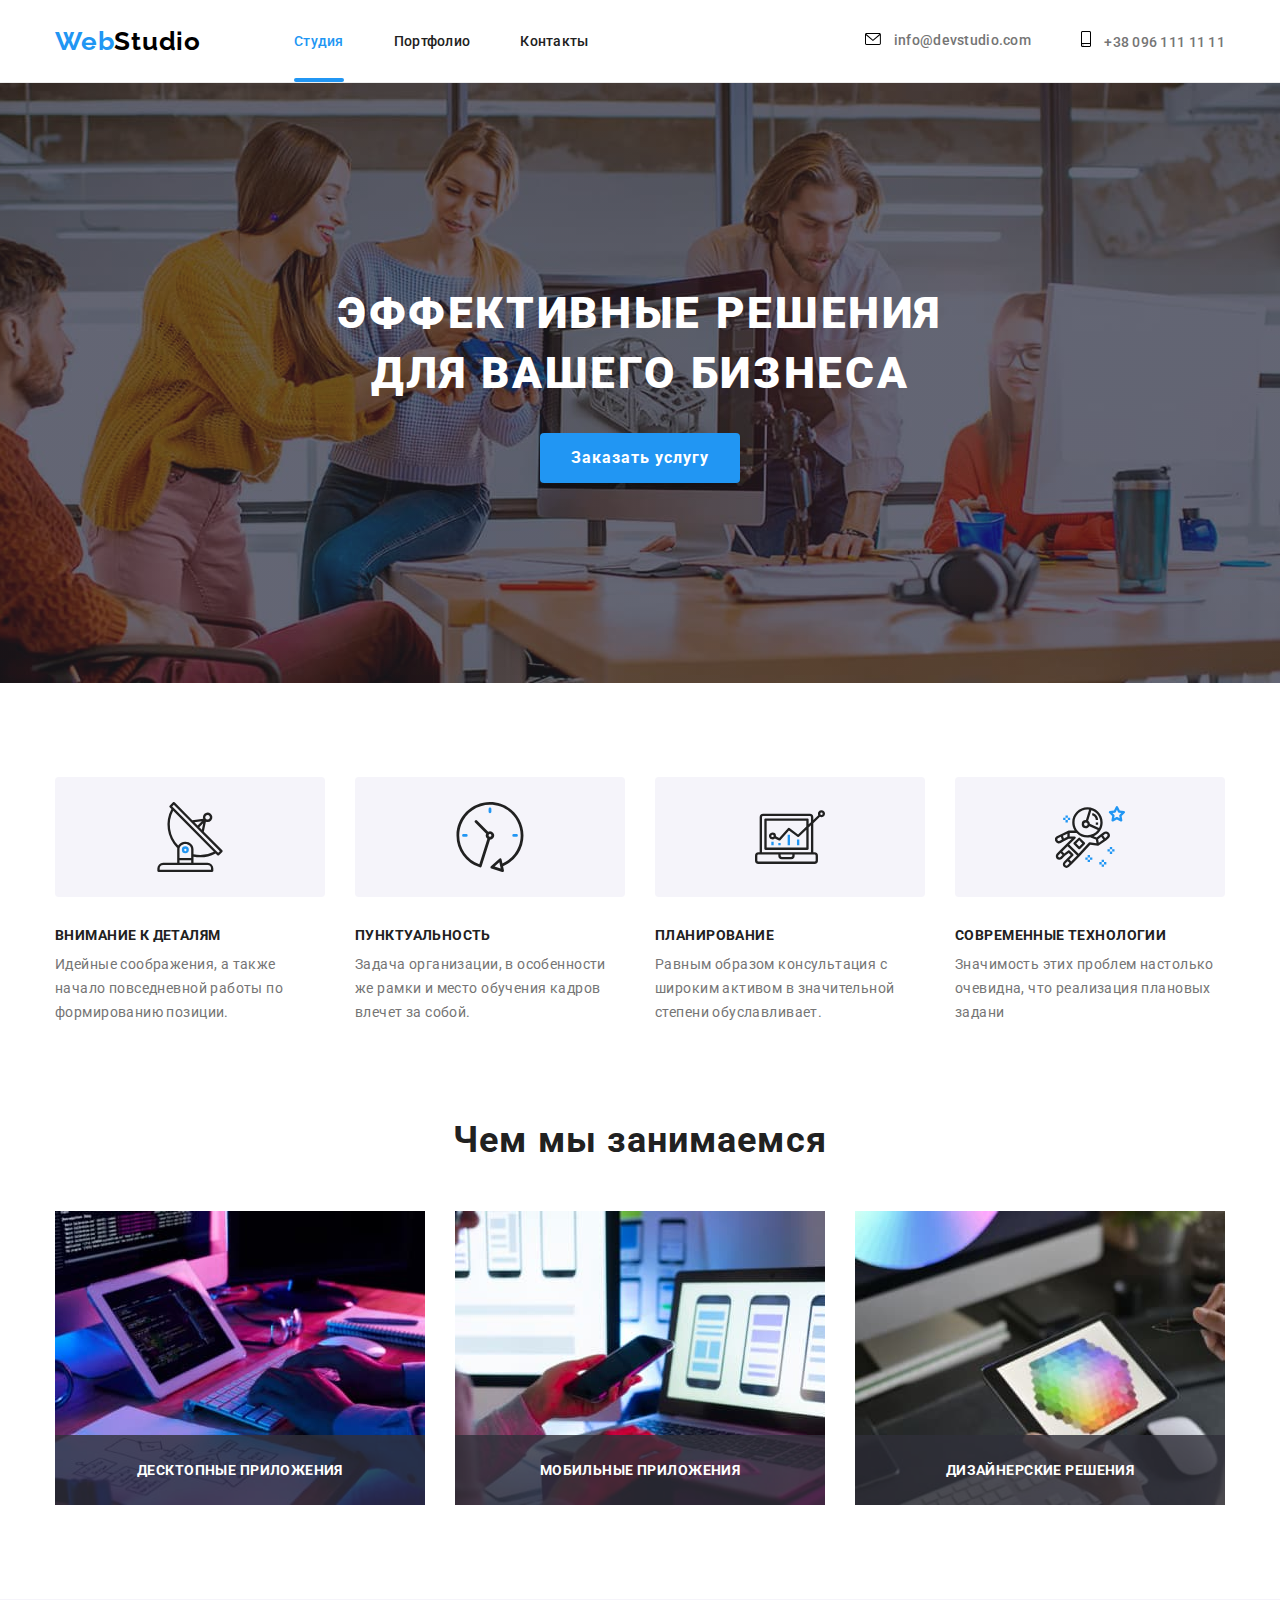
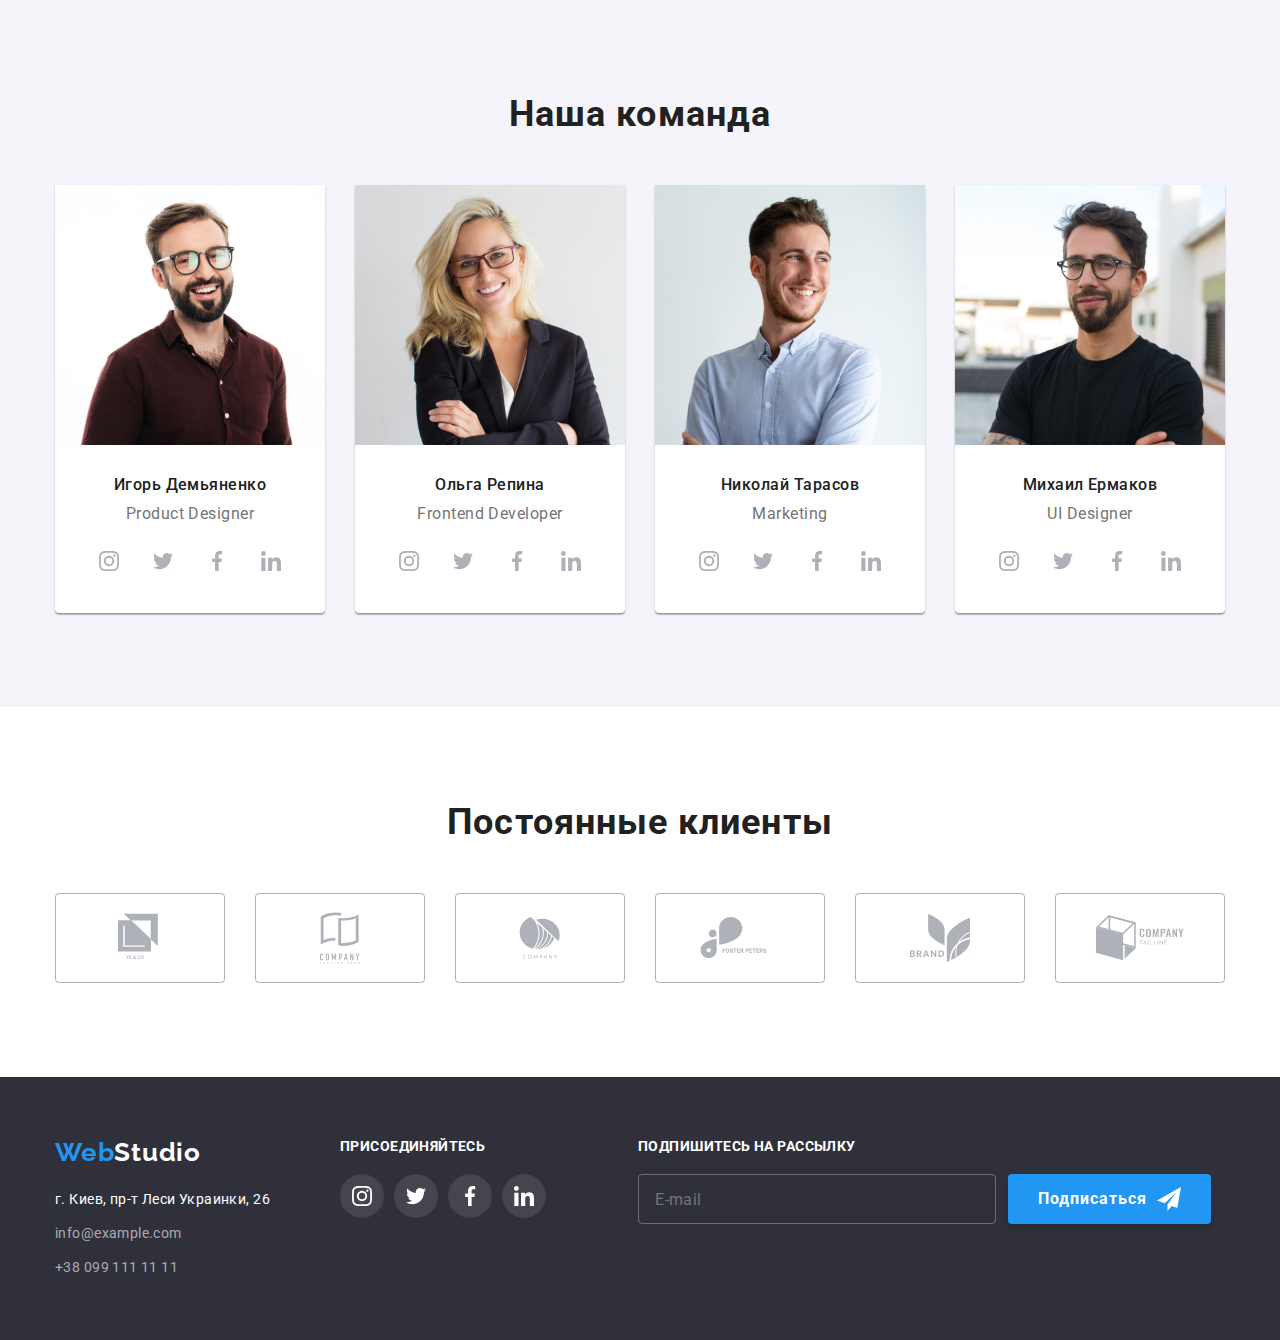
<file: index.html>
<!DOCTYPE html>
<html lang="ru">
  <head>
    <meta charset="UTF-8" />
    <meta name="viewport" content="width=device-width, initial-scale=1.0" />
    <title>WebStudio</title>
    <link rel="stylesheet" href="https://cdnjs.cloudflare.com/ajax/libs/modern-normalize/1.0.0/modern-normalize.css" />
    <link
      href="https://fonts.googleapis.com/css2?family=Raleway:wght@700&family=Roboto:wght@400;500;700;900&display=swap"
      rel="stylesheet"
    />
    <link rel="stylesheet" href="./css/main.min.css" />
  </head>
  <body>
    <!-- Шапка -->
    <header class="header">
      <div class="container">
        <nav class="header__nav">
          <a class="logo header__logo" href="./index.html" aria-label="логотип Веб студии"
            ><span class="logo__text-web">Web</span>Studio</a
          >
          <ul class="header__nav-list">
            <li class="header__nav-item">
              <a class="header__nav-link header__nav-link--active-page" href="./index.html">Студия</a>
            </li>
            <li class="header__nav-item">
              <a class="header__nav-link" href="./portfolio.html">Портфолио</a>
            </li>
            <li class="header__nav-item">
              <a class="header__nav-link" href="">Контакты</a>
            </li>
          </ul>
        </nav>
        <address class="address">
          <ul class="header__address-list">
            <li class="header__address-item">
              <a class="header__address-link" href="mailto:info@devstudio.com">
                <svg class="envelope">
                  <use href="./images/svg/sprite.svg#envelope"></use>
                </svg>
                info@devstudio.com</a
              >
            </li>
            <li class="header__address-item">
              <a class="header__address-link" href="tel:+380961111111">
                <svg class="smartphone">
                  <use href="./images/svg/sprite.svg#smartphone"></use>
                </svg>
                +38 096 111 11 11</a
              >
            </li>
          </ul>
        </address>
      </div>
    </header>
    <main>
      <!-- Герой -->
      <section class="hero">
        <h1 class="hero__title">Эффективные решения для вашего бизнеса</h1>
        <button class="btn" type="button" data-modal-open>Заказать услугу</button>
      </section>
      <!-- Особенности -->
      <section class="features section">
        <div class="container">
          <h2 class="visually-hidden">Особенности компании</h2>
          <ul class="features__list main-list">
            <li class="features__item">
              <h3 class="features__title">Внимание к деталям</h3>
              <p class="features__text">
                Идейные соображения, а также начало повседневной работы по формированию позиции.
              </p>
            </li>
            <li class="features__item">
              <h3 class="features__title">Пунктуальность</h3>
              <p class="features__text">
                Задача организации, в особенности же рамки и место обучения кадров влечет за собой.
              </p>
            </li>
            <li class="features__item">
              <h3 class="features__title">Планирование</h3>
              <p class="features__text">
                Равным образом консультация с широким активом в значительной степени обуславливает.
              </p>
            </li>
            <li class="features__item">
              <h3 class="features__title">Современные технологии</h3>
              <p class="features__text">Значимость этих проблем настолько очевидна, что реализация плановых задани</p>
            </li>
          </ul>
        </div>
      </section>
      <!-- Услуги -->
      <section class="services section">
        <div class="container">
          <h2 class="title">Чем мы занимаемся</h2>
          <ul class="services__list main-list">
            <li class="services__item">
              <img
                src="./images/services/box-1.jpg"
                alt="разработчик набирает код на клавиатуре"
                width="370"
                height="294"
              />
              <div class="services__wrap">
                <p class="services__text">Десктопные приложения</p>
              </div>
            </li>
            <li class="services__item">
              <img
                src="./images/services/box-2.jpg"
                alt="разработчик работает с мобильным устройством"
                width="370"
                height="294"
              />
              <div class="services__wrap">
                <p class="services__text">Мобильные приложения</p>
              </div>
            </li>
            <li class="services__item">
              <img src="./images/services/box-3.jpg" alt="разработчик работает с графикой" width="370" height="294" />
              <div class="services__wrap">
                <p class="services__text">Дизайнерские решения</p>
              </div>
            </li>
          </ul>
        </div>
      </section>
      <!-- Команда -->
      <section class="command section">
        <div class="container">
          <h2 class="title">Наша команда</h2>
          <ul class="command__list main-list">
            <li class="command__item">
              <img
                src="./images/command/Igor-Demyanenko.jpg"
                alt="Улыбающийся мужчина в очках с бородой"
                width="270"
                height="260"
              />
              <div class="command__text">
                <p class="command__name">Игорь Демьяненко</p>
                <p class="command__profession" lang="en">Product Designer</p>
                <ul class="social-list">
                  <li class="social-list__item">
                    <a class="social-list__link" href="">
                      <svg class="social-list__svg">
                        <use href="./images/svg/sprite.svg#instagram"></use>
                      </svg>
                    </a>
                  </li>
                  <li class="social-list__item">
                    <a class="social-list__link" href="">
                      <svg class="social-list__svg">
                        <use href="./images/svg/sprite.svg#twitter"></use>
                      </svg>
                    </a>
                  </li>
                  <li class="social-list__item">
                    <a class="social-list__link" href="">
                      <svg class="social-list__svg">
                        <use href="./images/svg/sprite.svg#facebook"></use>
                      </svg>
                    </a>
                  </li>
                  <li class="social-list__item">
                    <a class="social-list__link" href="">
                      <svg class="social-list__svg">
                        <use href="./images/svg/sprite.svg#linkedin"></use>
                      </svg>
                    </a>
                  </li>
                </ul>
              </div>
            </li>
            <li class="command__item">
              <img
                src="./images/command/Olga-Repina.jpg"
                alt="Улыбающаяся женщина блондинка в очках"
                width="270"
                height="260"
              />
              <div class="command__text">
                <p class="command__name">Ольга Репина</p>
                <p class="command__profession" lang="en">Frontend Developer</p>
                <ul class="social-list">
                  <li class="social-list__item">
                    <a class="social-list__link" href="">
                      <svg class="social-list__svg">
                        <use href="./images/svg/sprite.svg#instagram"></use>
                      </svg>
                    </a>
                  </li>
                  <li class="social-list__item">
                    <a class="social-list__link" href="">
                      <svg class="social-list__svg">
                        <use href="./images/svg/sprite.svg#twitter"></use>
                      </svg>
                    </a>
                  </li>
                  <li class="social-list__item">
                    <a class="social-list__link" href="">
                      <svg class="social-list__svg">
                        <use href="./images/svg/sprite.svg#facebook"></use>
                      </svg>
                    </a>
                  </li>
                  <li class="social-list__item">
                    <a class="social-list__link" href="">
                      <svg class="social-list__svg">
                        <use href="./images/svg/sprite.svg#linkedin"></use>
                      </svg>
                    </a>
                  </li>
                </ul>
              </div>
            </li>
            <li class="command__item">
              <img src="./images/command/Nikolay-Tarasov.jpg" alt="Улыбающийся мужчина" width="270" height="260" />
              <div class="command__text">
                <p class="command__name">Николай Тарасов</p>
                <p class="command__profession" lang="en">Marketing</p>
                <ul class="social-list">
                  <li class="social-list__item">
                    <a class="social-list__link" href="">
                      <svg class="social-list__svg">
                        <use href="./images/svg/sprite.svg#instagram"></use>
                      </svg>
                    </a>
                  </li>
                  <li class="social-list__item">
                    <a class="social-list__link" href="">
                      <svg class="social-list__svg">
                        <use href="./images/svg/sprite.svg#twitter"></use>
                      </svg>
                    </a>
                  </li>
                  <li class="social-list__item">
                    <a class="social-list__link" href="">
                      <svg class="social-list__svg">
                        <use href="./images/svg/sprite.svg#facebook"></use>
                      </svg>
                    </a>
                  </li>
                  <li class="social-list__item">
                    <a class="social-list__link" href="">
                      <svg class="social-list__svg">
                        <use href="./images/svg/sprite.svg#linkedin"></use>
                      </svg>
                    </a>
                  </li>
                </ul>
              </div>
            </li>
            <li class="command__item">
              <img
                src="./images/command/Mikhail-Ermakov.jpg"
                alt="Улыбающийся мужчина в очках с бородой"
                width="270"
                height="260"
              />
              <div class="command__text">
                <p class="command__name">Михаил Ермаков</p>
                <p class="command__profession" lang="en">UI Designer</p>
                <ul class="social-list">
                  <li class="social-list__item">
                    <a class="social-list__link" href="">
                      <svg class="social-list__svg">
                        <use href="./images/svg/sprite.svg#instagram"></use>
                      </svg>
                    </a>
                  </li>
                  <li class="social-list__item">
                    <a class="social-list__link" href="">
                      <svg class="social-list__svg">
                        <use href="./images/svg/sprite.svg#twitter"></use>
                      </svg>
                    </a>
                  </li>
                  <li class="social-list__item">
                    <a class="social-list__link" href="">
                      <svg class="social-list__svg">
                        <use href="./images/svg/sprite.svg#facebook"></use>
                      </svg>
                    </a>
                  </li>
                  <li class="social-list__item">
                    <a class="social-list__link" href="">
                      <svg class="social-list__svg">
                        <use href="./images/svg/sprite.svg#linkedin"></use>
                      </svg>
                    </a>
                  </li>
                </ul>
              </div>
            </li>
          </ul>
        </div>
      </section>
      <!-- Постоянные клиенты -->
      <section class="clients section">
        <div class="container">
          <h2 class="title">Постоянные клиенты</h2>
          <ul class="clients__list">
            <li class="clients__item">
              <a class="clients__link" href="" aria-label="логотип компании клиента">
                <svg class="clients__svg" width="44" height="50">
                  <use href="./images/svg/sprite.svg#logo-1"></use>
                </svg>
              </a>
            </li>
            <li class="clients__item">
              <a class="clients__link" href="" aria-label="логотип компании клиента">
                <svg class="clients__svg" width="40" height="52">
                  <use href="./images/svg/sprite.svg#logo-2"></use>
                </svg>
              </a>
            </li>
            <li class="clients__item">
              <a class="clients__link" href="" aria-label="логотип компании клиента">
                <svg class="clients__svg" width="42" height="42">
                  <use href="./images/svg/sprite.svg#logo-3"></use>
                </svg>
              </a>
            </li>
            <li class="clients__item">
              <a class="clients__link" href="" aria-label="логотип компании клиента">
                <svg class="clients__svg" width="80" height="42">
                  <use href="./images/svg/sprite.svg#logo-4"></use>
                </svg>
              </a>
            </li>
            <li class="clients__item">
              <a class="clients__link" href="" aria-label="логотип компании клиента">
                <svg class="clients__svg" width="60" height="48">
                  <use href="./images/svg/sprite.svg#logo-5"></use>
                </svg>
              </a>
            </li>
            <li class="clients__item">
              <a class="clients__link" href="" aria-label="логотип компании клиента">
                <svg class="clients__svg" width="88" height="46">
                  <use href="./images/svg/sprite.svg#logo-6"></use>
                </svg>
              </a>
            </li>
          </ul>
        </div>
      </section>
    </main>
    <!-- Подвал -->
    <footer class="footer">
      <div class="container">
        <div class="webstudio-address">
          <a class="logo footer__logo" href="./index.html" aria-label="логотип Веб студии"
            ><span class="logo__text-web">Web</span>Studio</a
          >
          <address class="address">
            <ul class="webstudio-address__list">
              <li class="webstudio-address__item">
                <a class="map webstudio-address__link" href="https://goo.gl/maps/WB2amP6k3Df2C1SW8" target="_blank"
                  >г. Киев, пр-т Леси Украинки, 26</a
                >
              </li>
              <li class="webstudio-address__item">
                <a class="webstudio-address__link" href="mailto:info@example.com">info@example.com</a>
              </li>
              <li class="webstudio-address__item">
                <a class="webstudio-address__link" href="tel:+380991111111">+38 099 111 11 11</a>
              </li>
            </ul>
          </address>
        </div>
        <div class="social-container">
          <b class="social-container__text">присоединяйтесь</b>
          <ul class="social-list">
            <li class="social-list__item">
              <a class="social-list__link" href="">
                <svg class="social-list__svg">
                  <use href="./images/svg/sprite.svg#instagram"></use>
                </svg>
              </a>
            </li>
            <li class="social-list__item">
              <a class="social-list__link" href="">
                <svg class="social-list__svg">
                  <use href="./images/svg/sprite.svg#twitter"></use>
                </svg>
              </a>
            </li>
            <li class="social-list__item">
              <a class="social-list__link" href="">
                <svg class="social-list__svg">
                  <use href="./images/svg/sprite.svg#facebook"></use>
                </svg>
              </a>
            </li>
            <li class="social-list__item">
              <a class="social-list__link" href="">
                <svg class="social-list__svg">
                  <use href="./images/svg/sprite.svg#linkedin"></use>
                </svg>
              </a>
            </li>
          </ul>
        </div>
        <div class="subscription">
          <b class="subscription__text">Подпишитесь на рассылку</b>
          <form class="subscription__form">
            <input class="subscription__input" type="email" name="email" placeholder="E-mail" autocomplete="off" />
            <button class="btn subscription__btn" type="submit">
              Подписаться
              <svg class="btn__icon-send" width="24" height="24">
                <use href="./images/svg/sprite.svg#icon-send"></use>
              </svg>
            </button>
          </form>
        </div>
      </div>
    </footer>

    <!-- Модалное окно -->
    <div class="modal-beckdrop is-hidden" data-modal>
      <div class="modal">
        <button class="modal-btn-close" type="reset" data-modal-close>
          <svg width="11" height="11">
            <use href="./images/svg/sprite.svg#vector"></use>
          </svg>
        </button>
        <form class="form">
          <b class="form__text">Оставьте свои данные, мы вам перезвоним</b>
          <label class="form__label">
            Имя
            <input class="form__input" type="text" name="name" autocomplete="off" required />
            <svg class="form__input-icon">
              <use href="./images/svg/sprite.svg#person"></use>
            </svg>
          </label>
          <label class="form__label">
            Телефон
            <input class="form__input" type="tel" name="telephone" autocomplete="off" required />
            <svg class="form__input-icon">
              <use href="./images/svg/sprite.svg#phone"></use>
            </svg>
          </label>
          <label class="form__label">
            Почта
            <input class="form__input" type="email" name="email" autocomplete="off" required />
            <svg class="form__input-icon">
              <use href="./images/svg/sprite.svg#email"></use>
            </svg>
          </label>
          <label class="form__label">
            Коментарий
            <textarea class="form__textarea" name="comment" placeholder="Введите текст" autocomplete="off"></textarea>
          </label>
          <input class="form__checkbox-input visually-hidden" id="form-checkbox" name="checkbox" type="checkbox" />
          <label class="form__checkbox" for="form-checkbox"
            >Соглашаюсь с рассылкой и принимаю <a class="form__checkbox-link" href="">Условия договора</a>
          </label>
          <button class="btn modal__btn" type="submit">Отправить</button>
        </form>
      </div>
    </div>
    <script src="./js/modal.js"></script>
  </body>
</html>
</file>
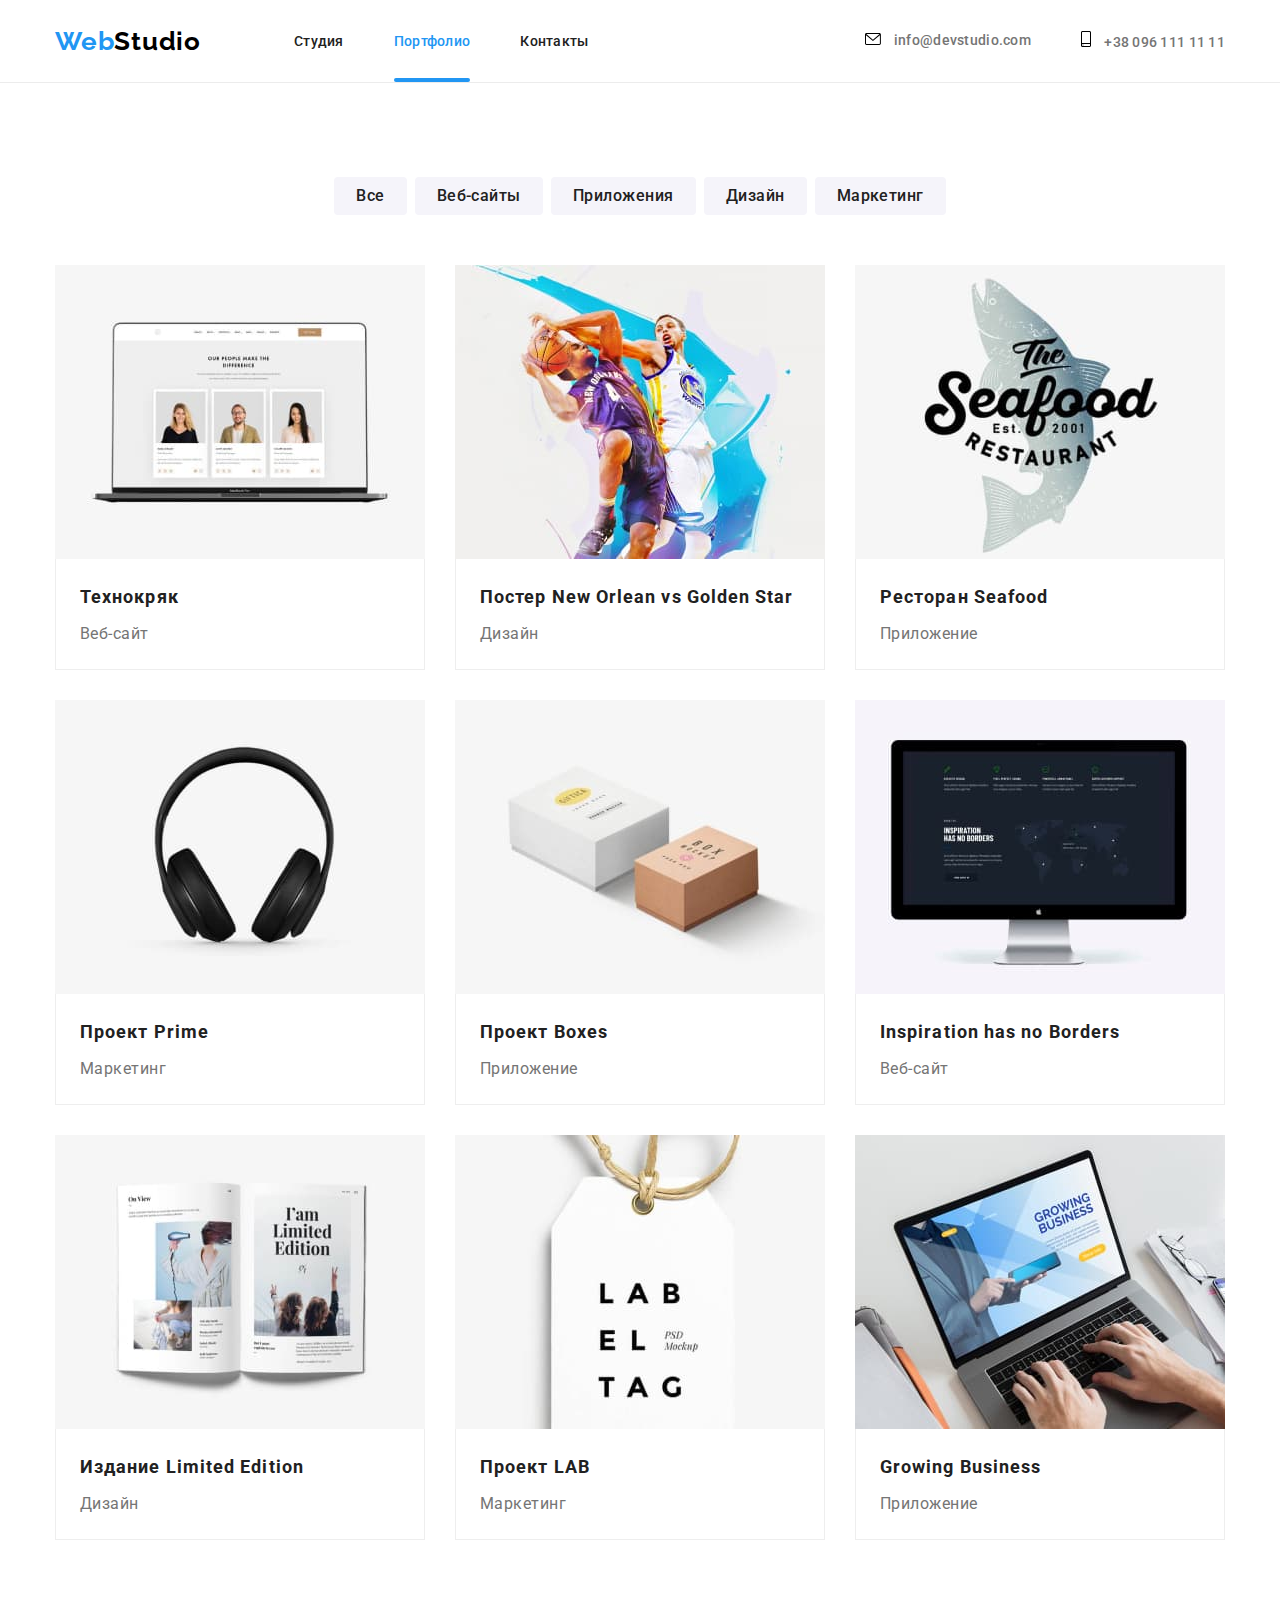
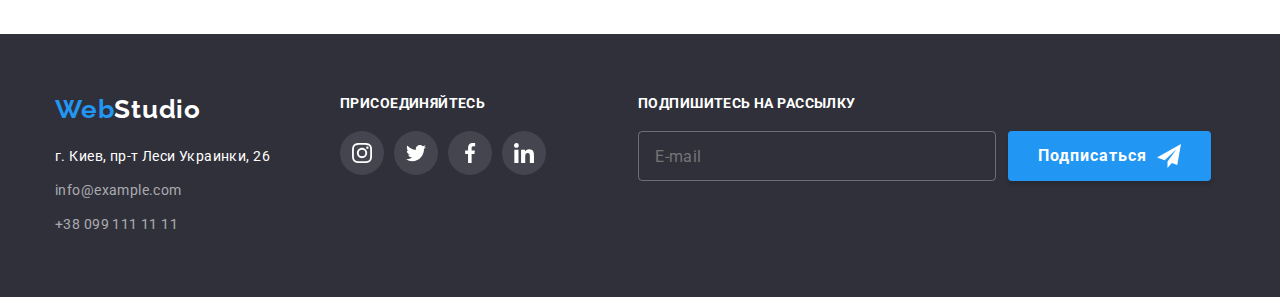
<file: portfolio.html>
<!DOCTYPE html>
<html lang="ru">
  <head>
    <meta charset="UTF-8" />
    <meta name="viewport" content="width=device-width, initial-scale=1.0" />
    <title>Portfolio</title>
    <link rel="stylesheet" href="https://cdnjs.cloudflare.com/ajax/libs/modern-normalize/1.0.0/modern-normalize.css" />
    <link
      href="https://fonts.googleapis.com/css2?family=Raleway:wght@700&family=Roboto:wght@400;500;700;900&display=swap"
      rel="stylesheet"
    />
    <link rel="stylesheet" href="./css/portfolio.min.css" />
  </head>
  <body>
    <!-- Шапка -->
    <header class="header">
      <div class="container">
        <nav class="header__nav">
          <a class="logo header__logo" href="./index.html" aria-label="логотип Веб студии"
            ><span class="logo__text-web">Web</span>Studio</a
          >
          <ul class="header__nav-list">
            <li class="header__nav-item">
              <a class="header__nav-link" href="./index.html">Студия</a>
            </li>
            <li class="header__nav-item">
              <a class="header__nav-link header__nav-link--active-page" href="./portfolio.html">Портфолио</a>
            </li>
            <li class="header__nav-item">
              <a class="header__nav-link" href="">Контакты</a>
            </li>
          </ul>
        </nav>
        <address class="address">
          <ul class="header__address-list">
            <li class="header__address-item">
              <a class="header__address-link" href="mailto:info@devstudio.com">
                <svg class="envelope">
                  <use href="./images/svg/sprite.svg#envelope"></use>
                </svg>
                info@devstudio.com</a
              >
            </li>
            <li class="header__address-item">
              <a class="header__address-link" href="tel:+380961111111">
                <svg class="smartphone">
                  <use href="./images/svg/sprite.svg#smartphone"></use>
                </svg>
                +38 096 111 11 11</a
              >
            </li>
          </ul>
        </address>
      </div>
    </header>
    <main>
      <!-- Портфолио -->
      <section class="portfolio section">
        <div class="container">
          <h1 class="visually-hidden">Портфолио</h1>
          <ul class="filter">
            <li class="filter__item">
              <button class="button-filter" type="button">Все</button>
            </li>
            <li class="filter__item">
              <button class="button-filter" type="button">Веб-сайты</button>
            </li>
            <li class="filter__item">
              <button class="button-filter" type="button">Приложения</button>
            </li>
            <li class="filter__item">
              <button class="button-filter" type="button">Дизайн</button>
            </li>
            <li class="filter__item">
              <button class="button-filter" type="button">Маркетинг</button>
            </li>
          </ul>
          <ul class="projects-list">
            <li class="projects-list__item">
              <a class="projects-list__link" href="">
                <div class="projects-list__wrap">
                  <img
                    src="./images/portfolio/technocryk.jpg"
                    alt="открытый ноутбук на экране страница сайта"
                    width="370"
                    height="294"
                  />
                  <div class="projects-list__overlay">
                    <p class="projects-list__text-overlay">
                      Технокряк это современная площадка распространения коронавируса. Компании используют эту платформу
                      для цифрового шпионажа и атак на защищённые сервера конкурентов.
                    </p>
                  </div>
                </div>
                <div class="projects-list__text">
                  <h2 class="projects-list__name">Технокряк</h2>
                  <p class="projects-list__filter">Веб-сайт</p>
                </div></a
              >
            </li>
            <li class="projects-list__item">
              <a class="projects-list__link" href="">
                <div class="projects-list__wrap">
                  <img
                    src="./images/portfolio/poster.jpg"
                    alt="два баскетболиста играют в баскетбол"
                    width="370"
                    height="294"
                  />
                  <div class="projects-list__overlay">
                    <p class="projects-list__text-overlay">
                      Технокряк это современная площадка распространения коронавируса. Компании используют эту платформу
                      для цифрового шпионажа и атак на защищённые сервера конкурентов.
                    </p>
                  </div>
                </div>
                <div class="projects-list__text">
                  <h2 class="projects-list__name">Постер <span lang="en">New Orlean vs Golden Star</span></h2>
                  <p class="projects-list__filter">Дизайн</p>
                </div></a
              >
            </li>
            <li class="projects-list__item">
              <a class="projects-list__link" href="">
                <div class="projects-list__wrap">
                  <img
                    src="./images/portfolio/Seafood-Restaurant.jpg"
                    alt="эмблема ресторана"
                    width="370"
                    height="294"
                  />
                  <div class="projects-list__overlay">
                    <p class="projects-list__text-overlay">
                      Технокряк это современная площадка распространения коронавируса. Компании используют эту платформу
                      для цифрового шпионажа и атак на защищённые сервера конкурентов.
                    </p>
                  </div>
                </div>

                <div class="projects-list__text">
                  <h2 class="projects-list__name">Ресторан <span lang="en">Seafood</span></h2>
                  <p class="projects-list__filter">Приложение</p>
                </div></a
              >
            </li>
            <li class="projects-list__item">
              <a class="projects-list__link" href="">
                <div class="projects-list__wrap">
                  <img src="./images/portfolio/Prime-Project.jpg" alt="наушники" width="370" height="294" />
                  <div class="projects-list__overlay">
                    <p class="projects-list__text-overlay">
                      Технокряк это современная площадка распространения коронавируса. Компании используют эту платформу
                      для цифрового шпионажа и атак на защищённые сервера конкурентов.
                    </p>
                  </div>
                </div>
                <div class="projects-list__text">
                  <h2 class="projects-list__name">Проект <span lang="en">Prime</span></h2>
                  <p class="projects-list__filter">Маркетинг</p>
                </div></a
              >
            </li>
            <li class="projects-list__item">
              <a class="projects-list__link" href="">
                <div class="projects-list__wrap">
                  <img
                    src="./images/portfolio/Boxes-project.jpg"
                    alt="две небольшие коробки"
                    width="370"
                    height="294"
                  />
                  <div class="projects-list__overlay">
                    <p class="projects-list__text-overlay">
                      Технокряк это современная площадка распространения коронавируса. Компании используют эту платформу
                      для цифрового шпионажа и атак на защищённые сервера конкурентов.
                    </p>
                  </div>
                </div>
                <div class="projects-list__text">
                  <h2 class="projects-list__name">Проект <span lang="en">Boxes</span></h2>
                  <p class="projects-list__filter">Приложение</p>
                </div></a
              >
            </li>
            <li class="projects-list__item">
              <a class="projects-list__link" href="">
                <div class="projects-list__wrap">
                  <img
                    src="./images/portfolio/Inspiration-has-no-Borders.jpg"
                    alt="монитор компьютора"
                    width="370"
                    height="294"
                  />
                  <div class="projects-list__overlay">
                    <p class="projects-list__text-overlay">
                      Технокряк это современная площадка распространения коронавируса. Компании используют эту платформу
                      для цифрового шпионажа и атак на защищённые сервера конкурентов.
                    </p>
                  </div>
                </div>
                <div class="projects-list__text">
                  <h2 class="projects-list__name" lang="en">Inspiration has no Borders</h2>
                  <p class="projects-list__filter">Веб-сайт</p>
                </div></a
              >
            </li>
            <li class="projects-list__item">
              <a class="projects-list__link" href="">
                <div class="projects-list__wrap">
                  <img src="./images/portfolio/Limited-Edition.jpg" alt="развернутая книга" width="370" height="294" />
                  <div class="projects-list__overlay">
                    <p class="projects-list__text-overlay">
                      Технокряк это современная площадка распространения коронавируса. Компании используют эту платформу
                      для цифрового шпионажа и атак на защищённые сервера конкурентов.
                    </p>
                  </div>
                </div>
                <div class="projects-list__text">
                  <h2 class="projects-list__name">Издание <span lang="en">Limited Edition</span></h2>
                  <p class="projects-list__filter">Дизайн</p>
                </div></a
              >
            </li>
            <li class="projects-list__item">
              <a class="projects-list__link" href="">
                <div class="projects-list__wrap">
                  <img src="./images/portfolio/LAB-project.jpg" alt="бирка на мотузке" width="370" height="294" />
                  <div class="projects-list__overlay">
                    <p class="projects-list__text-overlay">
                      Технокряк это современная площадка распространения коронавируса. Компании используют эту платформу
                      для цифрового шпионажа и атак на защищённые сервера конкурентов.
                    </p>
                  </div>
                </div>
                <div class="projects-list__text">
                  <h2 class="projects-list__name">Проект <span lang="en">LAB</span></h2>
                  <p class="projects-list__filter">Маркетинг</p>
                </div></a
              >
            </li>
            <li class="projects-list__item">
              <a class="projects-list__link" href="">
                <div class="projects-list__wrap">
                  <img
                    src="./images/portfolio/Growing-Business.jpg"
                    alt="руки набирающие на клавиатуре ноутбука"
                    width="370"
                    height="294"
                  />
                  <div class="projects-list__overlay">
                    <p class="projects-list__text-overlay">
                      Технокряк это современная площадка распространения коронавируса. Компании используют эту платформу
                      для цифрового шпионажа и атак на защищённые сервера конкурентов.
                    </p>
                  </div>
                </div>
                <div class="projects-list__text">
                  <h2 class="projects-list__name" lang="en">Growing Business</h2>
                  <p class="projects-list__filter">Приложение</p>
                </div></a
              >
            </li>
          </ul>
        </div>
      </section>
    </main>
    <!-- Подвал -->
    <footer class="footer">
      <div class="container">
        <div class="webstudio-address">
          <a class="logo footer__logo" href="./index.html" aria-label="логотип Веб студии"
            ><span class="logo__text-web">Web</span>Studio</a
          >
          <address class="address">
            <ul class="webstudio-address__list">
              <li class="webstudio-address__item">
                <a class="map webstudio-address__link" href="https://goo.gl/maps/WB2amP6k3Df2C1SW8" target="_blank"
                  >г. Киев, пр-т Леси Украинки, 26</a
                >
              </li>
              <li class="webstudio-address__item">
                <a class="webstudio-address__link" href="mailto:info@example.com">info@example.com</a>
              </li>
              <li class="webstudio-address__item">
                <a class="webstudio-address__link" href="tel:+380991111111">+38 099 111 11 11</a>
              </li>
            </ul>
          </address>
        </div>
        <div class="social-container">
          <b class="social-container__text">присоединяйтесь</b>
          <ul class="social-list">
            <li class="social-list__item">
              <a class="social-list__link" href="">
                <svg class="social-list__svg">
                  <use href="./images/svg/sprite.svg#instagram"></use>
                </svg>
              </a>
            </li>
            <li class="social-list__item">
              <a class="social-list__link" href="">
                <svg class="social-list__svg">
                  <use href="./images/svg/sprite.svg#twitter"></use>
                </svg>
              </a>
            </li>
            <li class="social-list__item">
              <a class="social-list__link" href="">
                <svg class="social-list__svg">
                  <use href="./images/svg/sprite.svg#facebook"></use>
                </svg>
              </a>
            </li>
            <li class="social-list__item">
              <a class="social-list__link" href="">
                <svg class="social-list__svg">
                  <use href="./images/svg/sprite.svg#linkedin"></use>
                </svg>
              </a>
            </li>
          </ul>
        </div>
        <div class="subscription">
          <b class="subscription__text">Подпишитесь на рассылку</b>
          <form class="subscription__form">
            <input class="subscription__input" type="email" name="email" placeholder="E-mail" autocomplete="off" />
            <button class="btn subscription__btn" type="submit">
              Подписаться
              <svg class="btn__icon-send" width="24" height="24">
                <use href="./images/svg/sprite.svg#icon-send"></use>
              </svg>
            </button>
          </form>
        </div>
      </div>
    </footer>
  </body>
</html>
</file>
<file: css/main.min.css>
.visually-hidden{position:absolute;width:1px;height:1px;margin:-1px;border:0;padding:0;clip:rect(0 0 0 0);overflow:hidden}.main-list{display:flex;justify-content:space-between}*,*::before,*::after{margin:0px;padding:0px}body{font-family:"Roboto",sans-serif;font-style:normal;color:#212121}ul{list-style:none}a{display:inline-block;text-decoration:none}img{display:block}.address{font-style:normal}.section{padding:94px 0}.container{width:1200px;padding:0 15px;margin:0 auto}.footer .container{display:flex}.header .container{display:flex;align-items:center}.title{margin-bottom:50px;font-weight:700;font-size:36px;line-height:1.167;text-align:center;letter-spacing:0.03em}.btn{padding:10px 30px;min-width:200px;height:50px;box-shadow:0px 4px 4px rgba(0,0,0,0.15);border-radius:4px;border:none;cursor:pointer;font-family:inherit;font-weight:700;font-size:16px;line-height:1.875;text-align:center;letter-spacing:0.06em;color:#fff;background-color:#2196f3}.social-list{display:flex;justify-content:center}.social-list__item:not(:last-child){margin-right:10px}.social-list__link{display:flex;align-items:center;justify-content:center;width:44px;height:44px;border-radius:50%;background-repeat:no-repeat;background-position:center;transition:background-color 250ms cubic-bezier(0.4, 0, 0.2, 1)}.social-list__svg{width:20px;height:20px;fill:#afb1b8;transition:fill 250ms cubic-bezier(0.4, 0, 0.2, 1)}.social-list__link:hover,.social-list__link:focus{background-color:#2196f3}.social-list__link:hover .social-list__svg,.social-list__link:focus .social-list__svg{fill:#fff}.is-hidden{opacity:0;visibility:hidden;pointer-events:none}.modal-beckdrop{position:fixed;z-index:5;width:100%;height:100%;left:0px;top:0px;background:rgba(0,0,0,0.2);transition:all 500ms linear}.modal{position:absolute;padding:40px;width:528px;top:50%;left:50%;transform:translate(-50%, -50%) scale(1);background:#ffffff;box-shadow:0px 1px 3px rgba(0,0,0,0.12),0px 1px 1px rgba(0,0,0,0.14),0px 2px 1px rgba(0,0,0,0.2);border-radius:4px;transition:all 500ms linear}.modal-beckdrop.is-hidden .modal{transform:translate(-50%, -50%) scale(1.5);transition:all 500ms linear}.modal-btn-close{position:absolute;top:8px;right:8px;width:30px;height:30px;border-radius:50%;background:#ffffff;border:1px solid rgba(0,0,0,0.1);cursor:pointer;transition:fill 250ms cubic-bezier(0.4, 0, 0.2, 1)}.modal-btn-close:hover,.modal-btn-close:focus{fill:#2196f3}.form{display:flex;flex-direction:column;font-weight:normal;font-size:12px;line-height:1.167;letter-spacing:0.01em;color:#757575}.form__text{margin-bottom:30px;font-weight:700;font-size:20px;line-height:1.15;text-align:center;letter-spacing:0.03em;color:#212121}.form__label{position:relative;display:flex;flex-direction:column}.form__input{padding-left:42px;margin-top:4px;margin-bottom:10px;width:100%;height:40px;border:1px solid rgba(33,33,33,0.2);border-radius:4px;transition:border 250ms cubic-bezier(0.4, 0, 0.2, 1)}.form__textarea{margin-top:4px;margin-bottom:20px;padding:12px 16px;resize:none;width:100%;height:120px;border:1px solid rgba(33,33,33,0.2);border-radius:4px;transition:border 250ms cubic-bezier(0.4, 0, 0.2, 1)}.form__input:focus,.form__textarea:focus{outline:none;border:1px solid #2196f3}.form__checkbox{display:flex;margin-bottom:30px;align-items:center;font-weight:normal;font-size:14px;line-height:1.71;letter-spacing:0.03em;color:#757575}.form__checkbox-link{text-decoration:underline;margin-left:5px;color:#2196f3}.form__input-icon{position:absolute;left:14px;top:30px;width:18px;height:18px;transition:fill 250ms cubic-bezier(0.4, 0, 0.2, 1)}.form__input:focus+.form__input-icon{fill:#2196f3}.form__checkbox::before{display:inline-block;margin-right:8px;content:"";width:16px;height:16px;border-radius:2px;border:2px solid #212121;background-color:#fff;background-image:url("../images/svg/modal-check.svg");background-repeat:no-repeat;background-size:12px 8px;background-position:center;transition:border 250ms cubic-bezier(0.4, 0, 0.2, 1),background-color 250ms cubic-bezier(0.4, 0, 0.2, 1)}.form__checkbox-input:checked+.form__checkbox::before{background-color:#2196f3;border:none}.modal__btn{margin:0 auto}.logo{font-family:"Raleway",sans-serif;font-weight:700;font-size:26px;line-height:1.192;letter-spacing:0.03em;color:#000000}.logo__text-web{color:#2196f3}.header__logo{margin-right:93px}.footer__logo{margin-bottom:20px;color:#fff}.header{border-bottom:1px solid #ececec}.header__nav{display:flex;align-items:center}.header__nav-list,.header__address-list{display:flex}.header__nav-item{position:relative;padding:32px 0}.header__nav-item:not(:last-child),.header__address-item:not(:last-child){margin-right:50px}.header__nav-link{color:#212121}.header__address-link{color:#757575}.header__nav-link,.header__address-link{font-weight:500;font-size:14px;line-height:1.143;letter-spacing:0.02em;transition:color 250ms cubic-bezier(0.4, 0, 0.2, 1)}.header__nav-link:hover,.header__nav-link:focus,.header__address-link:hover,.header__address-link:focus{color:#2196f3}.header__nav-link--active-page{color:#2196f3}.header__nav-link--active-page::after{content:"";display:block;position:absolute;bottom:0;width:100%;height:4px;border-radius:2px;background-color:#2196f3}.header .address{margin-left:auto}.envelope{width:16px;height:12px}.smartphone{width:10px;height:16px}.envelope,.smartphone{margin-right:10px;color:#757575}.header__address-link:hover .envelope,.header__address-link:focus .envelope,.header__address-link:hover .smartphone,.header__address-link:focus .smartphone{fill:#2196f3}.hero{padding:200px 0px;text-align:center;background-image:linear-gradient(rgba(47,48,58,0.4), rgba(47,48,58,0.4)),url("../images/bg-for-hero/Img.jpg");background-repeat:no-repeat;background-position:center;background-size:1600px 600px}.hero__title{max-width:696px;margin:0 auto 30px;font-weight:900;font-size:44px;line-height:1.364;letter-spacing:0.06em;text-transform:uppercase;color:#fff}.features.section{padding-bottom:0px}.features__item{width:270px}.features__item::before{content:"";display:block;height:120px;margin-bottom:30px;background-repeat:no-repeat;background-position:center;background-color:#f5f4fa;border-radius:4px}.features__item:nth-child(1)::before{background-image:url("../images/svg/svg-for-features/antenna.svg");background-size:70px 70px}.features__item:nth-child(2)::before{background-image:url("../images/svg/svg-for-features/clock.svg");background-size:70px 70px}.features__item:nth-child(3)::before{background-image:url("../images/svg/svg-for-features/diagram.svg");background-size:70px 70px}.features__item:nth-child(4)::before{background-image:url("../images/svg/svg-for-features/astronaut.svg");background-size:70px 70px}.features__title{margin-bottom:10px;font-weight:700;font-size:14px;line-height:1.143;letter-spacing:0.03em;text-transform:uppercase}.features__text{font-weight:400;font-size:14px;line-height:1.714;letter-spacing:0.03em;color:#757575}.services__item{position:relative}.services__wrap{position:absolute;bottom:0;padding:27px 0;width:100%;height:70px;background:rgba(47,48,58,0.8)}.services__text{font-weight:700;font-size:14px;line-height:1.143;text-align:center;letter-spacing:0.03em;text-transform:uppercase;color:#fff}.command{background:#f5f4fa}.command__item{width:270px;height:428px;background:#ffffff;box-shadow:0px 1px 3px rgba(0,0,0,0.12),0px 1px 1px rgba(0,0,0,0.14),0px 2px 1px rgba(0,0,0,0.2);border-radius:0px 0px 4px 4px}.command__text{padding:30px 0px;text-align:center}.command__name{margin-bottom:10px;font-weight:500;font-size:16px;line-height:1.188;letter-spacing:0.03em}.command__profession{margin-bottom:16px;font-weight:400;font-size:16px;line-height:1.188;letter-spacing:0.03em;color:#757575}.clients__list{display:flex;justify-content:space-between}.clients__link{display:flex;justify-content:center;align-items:center;width:170px;height:90px;border:1px solid #afb1b8;border-radius:4px;transition:border 250ms cubic-bezier(0.4, 0, 0.2, 1)}.clients__svg{fill:#afb1b8;transition:fill 250ms cubic-bezier(0.4, 0, 0.2, 1)}.clients__link:hover,.clients__link:focus{border:1px solid #2196f3}.clients__link:hover .clients__svg,.clients__link:focus .clients__svg{fill:#2196f3}.footer{padding:60px 0px;background:#2f303a}.webstudio-address{margin-right:70px}.webstudio-address__item:not(:last-child){margin-bottom:10px}.webstudio-address__link{font-weight:400;font-size:14px;line-height:1.714;letter-spacing:0.03em;color:rgba(255,255,255,0.6)}.map{color:#fff}.social-container{margin-right:92px;width:206px;height:80px}.social-container .social-list__svg{fill:#fff}.social-container .social-list__link{background-color:rgba(255,255,255,0.1)}.social-container .social-list__link:hover,.social-container .social-list__link:focus{background-color:#2196f3}.subscription__text,.social-container__text{display:inline-block;margin-bottom:20px;font-weight:700;font-size:14px;line-height:1.143;letter-spacing:0.03em;text-transform:uppercase;color:#fff}.subscription__form{display:flex}.subscription__input{padding:15px 16px;margin-right:12px;width:358px;height:50px;border:1px solid rgba(255,255,255,0.3);border-radius:4px;background-color:inherit;font-weight:400;font-size:16px;line-height:1.25;letter-spacing:0.03em;color:rgba(255,255,255,0.6)}.subscription__input:invalid{border-color:#ee6262}.subscription__btn{display:flex;justify-content:center;align-items:center}.btn__icon-send{margin-left:10px}
/*# sourceMappingURL=main.min.css.map */
</file>
<file: css/portfolio.min.css>
.visually-hidden{position:absolute;width:1px;height:1px;margin:-1px;border:0;padding:0;clip:rect(0 0 0 0);overflow:hidden}*,*::before,*::after{margin:0px;padding:0px}body{font-family:"Roboto",sans-serif;font-style:normal;color:#212121}ul{list-style:none}a{display:inline-block;text-decoration:none}img{display:block}.address{font-style:normal}.section{padding:94px 0}.container{width:1200px;padding:0 15px;margin:0 auto}.footer .container{display:flex}.header .container{display:flex;align-items:center}.btn{padding:10px 30px;min-width:200px;height:50px;box-shadow:0px 4px 4px rgba(0,0,0,0.15);border-radius:4px;border:none;cursor:pointer;font-family:inherit;font-weight:700;font-size:16px;line-height:1.875;text-align:center;letter-spacing:0.06em;color:#fff;background-color:#2196f3}.social-list{display:flex;justify-content:center}.social-list__item:not(:last-child){margin-right:10px}.social-list__link{display:flex;align-items:center;justify-content:center;width:44px;height:44px;border-radius:50%;background-repeat:no-repeat;background-position:center;transition:background-color 250ms cubic-bezier(0.4, 0, 0.2, 1)}.social-list__svg{width:20px;height:20px;fill:#afb1b8;transition:fill 250ms cubic-bezier(0.4, 0, 0.2, 1)}.social-list__link:hover,.social-list__link:focus{background-color:#2196f3}.social-list__link:hover .social-list__svg,.social-list__link:focus .social-list__svg{fill:#fff}.logo{font-family:"Raleway",sans-serif;font-weight:700;font-size:26px;line-height:1.192;letter-spacing:0.03em;color:#000000}.logo__text-web{color:#2196f3}.header__logo{margin-right:93px}.footer__logo{margin-bottom:20px;color:#fff}.header{border-bottom:1px solid #ececec}.header__nav{display:flex;align-items:center}.header__nav-list,.header__address-list{display:flex}.header__nav-item{position:relative;padding:32px 0}.header__nav-item:not(:last-child),.header__address-item:not(:last-child){margin-right:50px}.header__nav-link{color:#212121}.header__address-link{color:#757575}.header__nav-link,.header__address-link{font-weight:500;font-size:14px;line-height:1.143;letter-spacing:0.02em;transition:color 250ms cubic-bezier(0.4, 0, 0.2, 1)}.header__nav-link:hover,.header__nav-link:focus,.header__address-link:hover,.header__address-link:focus{color:#2196f3}.header__nav-link--active-page{color:#2196f3}.header__nav-link--active-page::after{content:"";display:block;position:absolute;bottom:0;width:100%;height:4px;border-radius:2px;background-color:#2196f3}.header .address{margin-left:auto}.envelope{width:16px;height:12px}.smartphone{width:10px;height:16px}.envelope,.smartphone{margin-right:10px;color:#757575}.header__address-link:hover .envelope,.header__address-link:focus .envelope,.header__address-link:hover .smartphone,.header__address-link:focus .smartphone{fill:#2196f3}.filter{display:flex;justify-content:center;margin-bottom:50px}.filter__item:not(:last-child){margin-right:8px}.button-filter{cursor:pointer;padding:6px 22px;border-radius:4px;border:none;font-family:inherit;font-weight:500;font-size:16px;line-height:1.625;text-align:center;letter-spacing:0.03em;color:#212121;background:#f5f4fa;transition:all 250ms cubic-bezier(0.4, 0, 0.2, 1)}.button-filter:hover,.button-filter:focus{color:#fff;background:#2196f3;box-shadow:0px 3px 1px rgba(0,0,0,0.1),0px 1px 2px rgba(0,0,0,0.08),0px 2px 2px rgba(0,0,0,0.12)}.projects-list{display:flex;flex-wrap:wrap;margin:-15px}.projects-list__item{margin:15px;transition:box-shadow 250ms cubic-bezier(0.4, 0, 0.2, 1)}.projects-list__item:hover,.projects-list__item:focus{box-shadow:0px 1px 1px rgba(0,0,0,0.12),0px 4px 4px rgba(0,0,0,0.06),1px 4px 6px rgba(0,0,0,0.16)}.projects-list__wrap{position:relative;overflow:hidden}.projects-list__overlay{position:absolute;top:100%;width:100%;height:100%;padding:63px 24px;background:rgba(33,150,243,0.9);transition:top 250ms cubic-bezier(0.4, 0, 0.2, 1)}.projects-list__link:hover .projects-list__overlay,.projects-list__link:focus .projects-list__overlay{top:0}.projects-list__text-overlay{font-weight:400;font-size:18px;line-height:1.56;letter-spacing:0.03em;color:#fff}.projects-list__text{background:#ffffff;border:1px solid #eeeeee;border-top:0;padding:20px 24px}.projects-list__name{margin-bottom:4px;font-weight:700;font-size:18px;line-height:2;letter-spacing:0.06em;color:#212121}.projects-list__filter{font-weight:400;font-size:16px;line-height:1.875;letter-spacing:0.03em;color:#757575}.footer{padding:60px 0px;background:#2f303a}.webstudio-address{margin-right:70px}.webstudio-address__item:not(:last-child){margin-bottom:10px}.webstudio-address__link{font-weight:400;font-size:14px;line-height:1.714;letter-spacing:0.03em;color:rgba(255,255,255,0.6)}.map{color:#fff}.social-container{margin-right:92px;width:206px;height:80px}.social-container .social-list__svg{fill:#fff}.social-container .social-list__link{background-color:rgba(255,255,255,0.1)}.social-container .social-list__link:hover,.social-container .social-list__link:focus{background-color:#2196f3}.subscription__text,.social-container__text{display:inline-block;margin-bottom:20px;font-weight:700;font-size:14px;line-height:1.143;letter-spacing:0.03em;text-transform:uppercase;color:#fff}.subscription__form{display:flex}.subscription__input{padding:15px 16px;margin-right:12px;width:358px;height:50px;border:1px solid rgba(255,255,255,0.3);border-radius:4px;background-color:inherit;font-weight:400;font-size:16px;line-height:1.25;letter-spacing:0.03em;color:rgba(255,255,255,0.6)}.subscription__input:invalid{border-color:#ee6262}.subscription__btn{display:flex;justify-content:center;align-items:center}.btn__icon-send{margin-left:10px}
/*# sourceMappingURL=portfolio.min.css.map */
</file>
